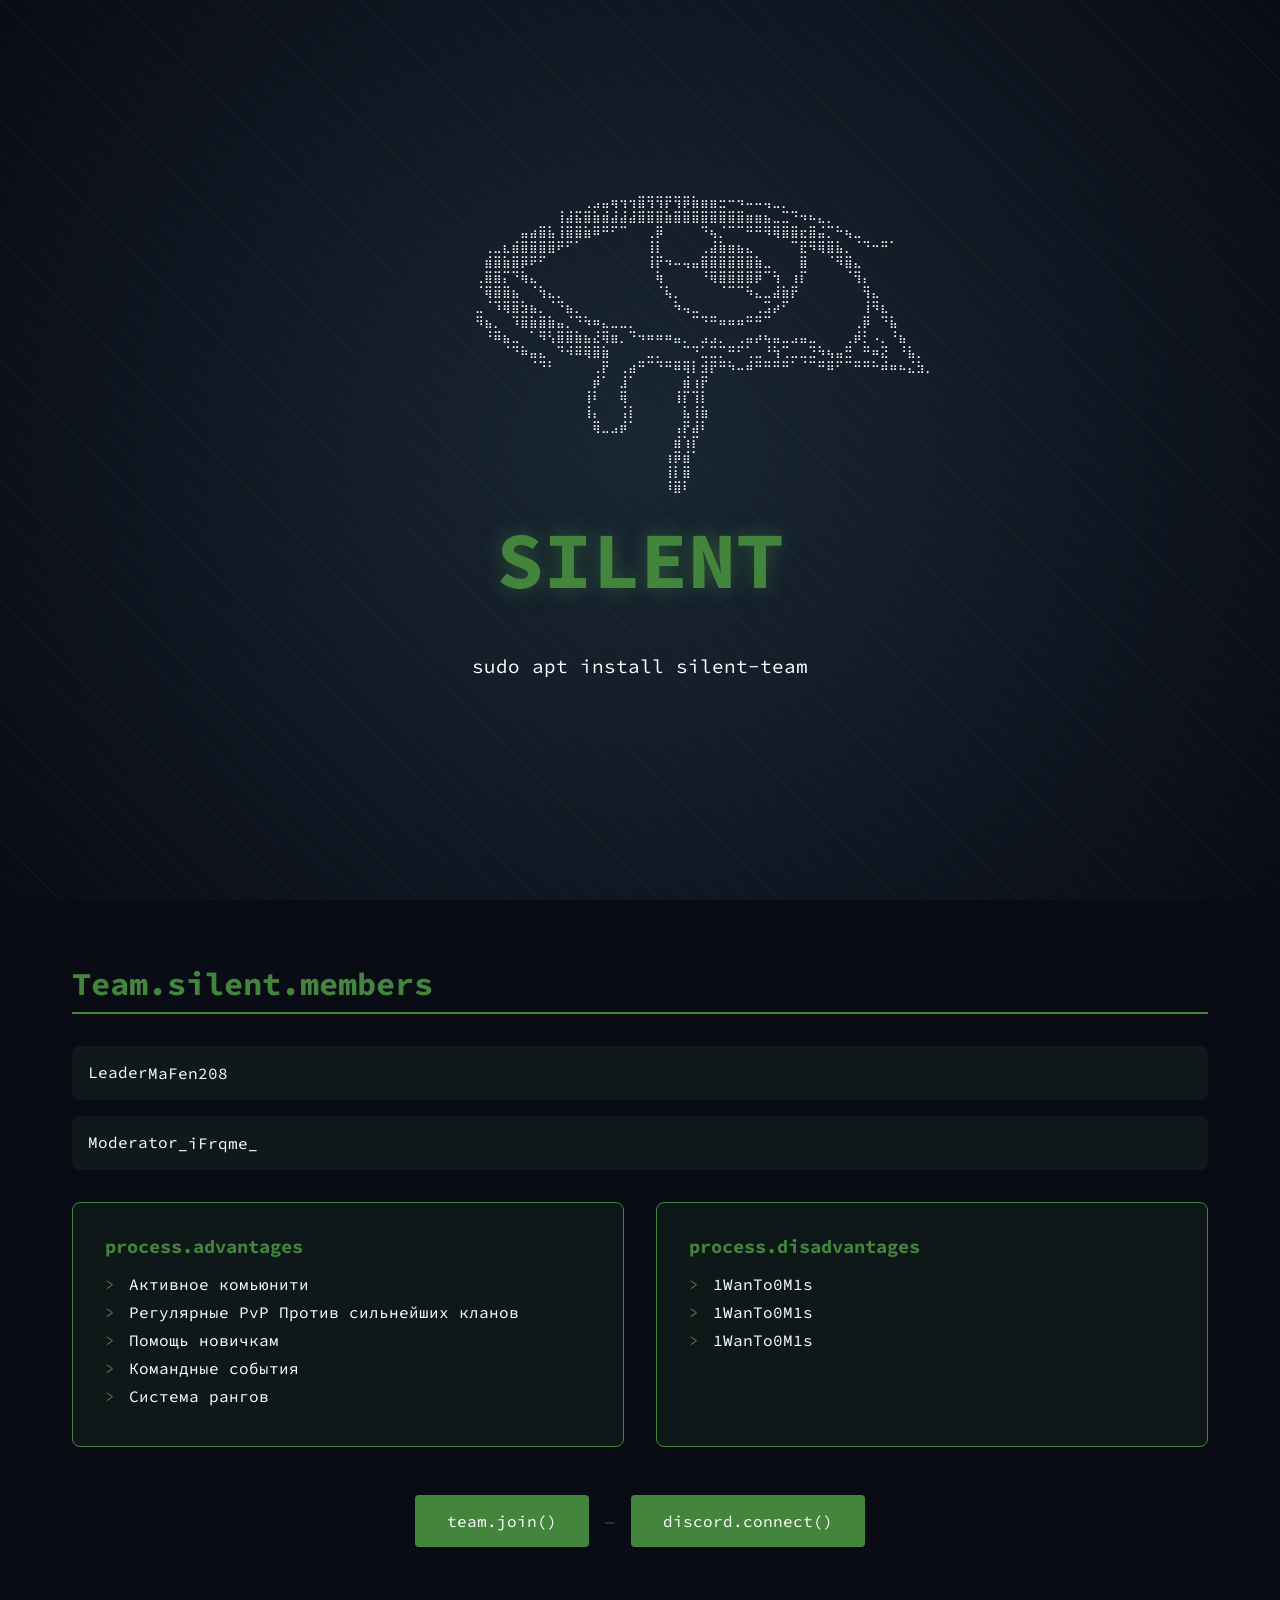
<file: index.html>
<html lang="ru">
<head>
    <meta charset="UTF-8">
    <meta name="viewport" content="width=device-width, initial-scale=1.0">
    <title>SILENT | Silent-Team</title>
    <link rel="stylesheet" href="styles.css">
    <link href="https://fonts.googleapis.com/css2?family=Source+Code+Pro:wght@400;700&display=swap" rel="stylesheet">
    <link rel="icon" type="image/x-icon" href="https://img.icons8.com/?size=80&id=FlFms6KC2Z16&format=png">
</head>
<body>
    <div class="hero">
        <pre class="ascii-art">
            ⠀⠀⠀⠀⠀⠀⠀⠀⠀⠀⠀           ⠀⢀⣠⣤⢶⢲⢲⣿⢻⢻⡟⢻⡿⣷⣶⣶⣒⠒⠲⠤⠤⢤⣀⡀⠀⠀⠀⠀⠀⠀⠀⠀⠀⠀⠀⠀⠀⠀⠀⠀⠀⠀⠀⠀
                       ⠀⠀⠀⠀⠀⠀⠀⠀⠀⢸⣼⣯⣿⣷⣾⣼⣼⣼⣿⣿⣿⣷⣿⣿⣿⣿⣿⣿⣿⣿⣶⣶⣦⣀⣉⠙⠲⠦⣄⡀⠀⠀⠀⠀⠀⠀⠀⠀⠀⠀⠀⠀⠀⠀⠀
                       ⠀⠀⠀⠀⠀⣤⣴⣿⣧⢸⣿⣿⣷⠿⠛⠋⠉⠀⠀⢀⡿⠀⠀⠀⠀⠙⢦⡈⠉⠉⠛⠛⠻⢿⣿⣿⣖⣿⣬⡉⠓⢦⣀⠀⠀⠀⠀⠀⠀⠀⠀⠀⠀⠀⠀
                       ⠀⢀⣀⣆⣾⣿⣿⣿⣿⠟⠋⠁⠀⠀⠀⠀⠀⠀⠀⢸⡇⠀⠀⠀⠀⢀⣼⣷⣶⣦⣄⠀⠀⠀⠀⠉⣟⠻⢿⣿⣧⡀⠈⠙⠒⠛⠁⠀⠀⠀⠀⠀⠀⠀⠀
                       ⠀⣾⣿⣷⣿⡿⠟⠋⠀⠀⠀⠀⠀⠀⠀⠀⠀⠀⠀⢸⡟⠲⠤⢤⣤⣿⣿⣿⣿⣿⣿⣷⣀⠀⠀⠀⣿⠀⠀⠈⠻⣿⣄⠀⠀⠀⠀⠀⠀⠀⠀⠀⠀⠀⠀
                       ⢀⣿⣿⡍⠙⢷⣄⠀⠀⠀⠀⠀⠀⠀⠀⠀⠀⠀⠀⠀⢷⠀⠀⠀⠀⠘⢿⣿⣿⣿⣿⡿⠉⢳⠀⢰⡏⠀⠀⠀⠀⠈⢻⡄⠀⠀⠀⠀⠀⠀⠀⠀⠀⠀⠀
                       ⠈⢿⣿⣿⣦⠀⠈⢳⣄⡀⠀⠀⠀⠀⠀⠀⠀⠀⠀⠀⠈⢧⡀⠀⠀⠀⠀⠈⠉⠉⠳⣄⣀⣼⣷⡟⠀⠀⠀⠀⠀⠀⠀⢻⣄⠀⠀⠀⠀⠀⠀⠀⠀⠀⠀
                       ⣀⠈⠹⢿⣿⣳⣦⡀⠈⠙⣦⡀⠀⠀⠀⠀⠀⠀⠀⠀⠀⠀⠳⢤⣀⠀⠀⠀⠀⠀⠀⢀⣩⡴⠋⠀⠀⠀⠀⠀⠀⠀⠀⢸⠻⣆⠀⠀⠀⠀⠀⠀⠀⠀⠀
                       ⠻⣦⡀⠀⠹⣿⣷⣿⣷⣤⡈⠙⠳⠶⣄⣀⣀⡀⠀⠀⠀⠀⠀⠀⠉⠙⠛⠶⠶⠶⠛⠛⠉⠀⠀⠀⠀⠀⠀⠀⠀⠀⢀⡿⠀⠙⣧⠀⠀⠀⠀⠀⠀⠀⠀
                       ⠀⠘⠿⣦⣀⠀⠁⠻⢣⣿⣿⣷⣦⣜⢿⣶⡀⠙⠲⠶⠶⠶⣤⡀⠀⣠⣠⡀⠀⢀⣤⡴⢦⣤⣀⣠⣤⣀⠀⠀⠀⢀⡾⡃⠠⡀⠘⣦⠀⠀⠀⠀⠀⠀⠀
                       ⠀⠀⠀⠈⠙⠷⣤⣄⠀⠙⠺⠿⢿⣿⣷⠀⠀⠀⠀⣀⡀⠀⠀⠉⠙⣁⣉⡉⠛⠋⢁⣀⠘⢳⢉⣀⣀⣙⠳⢦⣤⣛⠀⠛⠶⣝⠀⠘⣧⡀⠀⠀⠀⠀⠀
                       ⠀⠀⠀⠀⠀⠀⠈⠙⠃⠀⠀⠀⠀⢀⡟⠀⢀⣴⠛⠉⠙⠛⠿⢿⡇⣺⡟⠛⠳⠤⠾⠛⠛⠛⠛⠁⠈⠉⠛⠿⠋⠉⠛⠛⠓⠾⠶⠦⣌⣳⡀⠀⠀⠀⠀
                       ⠀⠀⠀⠀⠀⠀⠀⠀⠀⠀⠀⠀⠀⡾⠁⠀⣸⠁⠀⠀⠀⠀⠀⣾⢰⡟⠀⠀⠀⠀⠀⠀⠀⠀⠀⠀⠀⠀⠀⠀⠀⠀⠀⠀⠀⠀⠀⠀⠀⠀⠀⠀⠀⠀⠀
                       ⠀⠀⠀⠀⠀⠀⠀⠀⠀⠀⠀⠀⢸⠇⠀⠀⢿⠀⠀⠀⠀⠀⢸⡏⢹⡇⠀⠀⠀⠀⠀⠀⠀⠀⠀⠀⠀⠀⠀⠀⠀⠀⠀⠀⠀⠀⠀⠀⠀⠀⠀⠀⠀⠀⠀
            ⠀⠀⠀⠀⠀⠀⠀⠀⠀⠀⠀           ⠀⢸⡄⠀⠀⢨⡇⠀⠀⠀⠀⠀⣧⢸⣷⠀⠀⠀⠀⠀⠀⠀⠀⠀⠀⠀⠀⠀⠀⠀⠀⠀⠀⠀⠀⠀⠀⠀⠀⠀⠀⠀⠀⠀
                       ⠀⠀⠀⠀⠀⠀⠀⠀⠀⠀⠀⠀⠀⢿⣀⣠⡾⠁⠀⠀⠀⠀⢠⡟⣼⠇⠀⠀⠀⠀⠀⠀⠀⠀⠀⠀⠀⠀⠀⠀⠀⠀⠀⠀⠀⠀⠀⠀⠀⠀⠀⠀⠀⠀⠀
                       ⠀⠀⠀⠀⠀⠀⠀⠀⠀⠀⠀⠀⠀⠀⠀⠀⠀⠀⠀⠀⠀⠀⣾⢱⡏⠀⠀⠀⠀⠀⠀⠀⠀⠀⠀⠀⠀⠀⠀⠀⠀⠀⠀⠀⠀⠀⠀⠀⠀⠀⠀⠀⠀⠀⠀
                       ⠀⠀⠀⠀⠀⠀⠀⠀⠀⠀⠀⠀⠀⠀⠀⠀⠀⠀⠀⠀⠀⢰⡿⣾⠁⠀⠀⠀⠀⠀⠀⠀⠀⠀⠀⠀⠀⠀⠀⠀⠀⠀⠀⠀⠀⠀⠀⠀⠀⠀⠀⠀⠀⠀⠀
                       ⠀⠀⠀⠀⠀⠀⠀⠀⠀⠀⠀⠀⠀⠀⠀⠀⠀⠀⠀⠀⠀⢸⡇⣿⠀⠀⠀⠀⠀⠀⠀⠀⠀⠀⠀⠀⠀⠀⠀⠀⠀⠀⠀⠀⠀⠀⠀⠀⠀⠀⠀⠀⠀⠀⠀
                       ⠀⠀⠀⠀⠀⠀⠀⠀⠀⠀⠀⠀⠀⠀⠀⠀⠀⠀⠀⠀⠀⠸⣿⠇⠀⠀⠀⠀⠀⠀⠀⠀⠀⠀⠀⠀⠀⠀⠀⠀⠀⠀⠀⠀⠀⠀⠀⠀⠀⠀⠀⠀⠀⠀⠀
        <h1 class="logo">SILENT</h1>
        <p class="slogan">sudo apt install silent-team</p>
    </div>
    <main class="content">
        <section>
            <h2 class="section-title">Team.silent.members</h2>
            <div class="team-members">
                <div class="team-member">
                    <span class="role">Leaderㅤ</span>
                    <span class="name">MaFen208</span>
                </div>
                <div class="team-member">
                    <span class="role">Moderatorㅤ</span>
                    <span class="name"> _iFrqme_</span>
                </div>
            </div>
        </section>

        <section class="cards">
            <div class="card">
                <h3>process.advantages</h3>
                <ul>
                    <li>Активное комьюнити</li>
                    <li>Регулярные PvP Против сильнейших кланов</li>
                    <li>Помощь новичкам</li>
                    <li>Командные события</li>
                    <li>Система рангов</li>
                </ul>
            </div>

            <div class="card">
                <h3>process.disadvantages</h3>
                <ul>
                    <li>1WanTo0M1s</li>
                    <li>1WanTo0M1s</li>
                    <li>1WanTo0M1s</li>
                </ul>
            </div>
        </section>

        <div class="actions">
            <a href="ClanAdd.html" class="btn">team.join()</a>
            <span class="separator">—</span>
            <a href="#" class="btn">discord.connect()</a>
        </div>

    <script>
        const cards = document.querySelectorAll('.card');
        const observer = new IntersectionObserver(
            (entries) => {
                entries.forEach(entry => {
                    if (entry.isIntersecting) {
                        entry.target.style.animation = 'fadeInUp 0.8s forwards';
                    }
                });
            },
            { threshold: 0.1 }
        );

        cards.forEach(card => observer.observe(card));
    </script>
</body>
</html>
</file>
<file: styles.css>
:root {
    --node-green: #43853d;
    --node-dark: #333;
    --node-black: #090c15;
    --node-white: #ffffff;
    --node-gray: #666;
  }
  
  * {
    margin: 0;
    padding: 0;
    box-sizing: border-box;
    font-family: 'Source Code Pro', monospace;
  }
  
  body {
    background: var(--node-black);
    color: var(--node-white);
    overflow-x: hidden;
  }
  
  .ascii-art {
    font-family: monospace;
    white-space: pre;
    display: block;
    line-height: 1.2.1;
    font-size: 12px;
    color: #ffffff;
    margin: 0;
    padding: 0;
}

.actions {
    display: flex;
    align-items: center;
    gap: 12px;
}

.separator {
    color: #444;
    font-weight: 500;
}

.hero {
    background-color: #000000;
    padding: 20px;
    text-align: center;
}

.logo {
    font-family: 'Source Code Pro', monospace;
    color: #ffffff;
    font-size: 48px;
    margin: 0;
    padding: 0;
}

  .hero {
    height: 100vh;
    display: flex;
    align-items: center;
    justify-content: center;
    flex-direction: column;
    position: relative;
    background: radial-gradient(circle at center, #1a2634 0%, var(--node-black) 100%);
  }
  
  .hero::before {
    content: '';
    position: absolute;
    width: 100%;
    height: 100%;
    background: linear-gradient(45deg, transparent 49%, var(--node-green) 49%, var(--node-green) 51%, transparent 51%);
    background-size: 30px 30px;
    opacity: 0.1;
    animation: gridMove 20s linear infinite;
  }
  
  .logo {
    font-size: 5rem;
    font-weight: 700;
    color: var(--node-green);
    text-shadow: 0 0 20px rgba(67, 133, 61, 0.5);
    animation: pulse 2s infinite;
  }
  
  .slogan {
    font-size: 1.2rem;
    margin-top: 1rem;
    opacity: 0;
    transform: translateY(20px);
    animation: fadeInUp 0.8s forwards 0.5s;
  }
  
  .content {
    max-width: 1200px;
    margin: 0 auto;
    padding: 4rem 2rem;
  }
  
  .section-title {
    font-size: 2rem;
    color: var(--node-green);
    margin-bottom: 2rem;
    border-bottom: 2px solid var(--node-green);
    padding-bottom: 0.5rem;
  }
  
  .cards {
    display: grid;
    grid-template-columns: repeat(auto-fit, minmax(300px, 1fr));
    gap: 2rem;
    margin: 2rem 0;
  }
  
  .card {
    background: rgba(67, 133, 61, 0.1);
    border: 1px solid var(--node-green);
    border-radius: 8px;
    padding: 2rem;
    transition: transform 0.3s ease, box-shadow 0.3s ease;
    opacity: 0;
    transform: translateY(30px);
    animation: fadeInUp 0.8s forwards;
  }
  
  .card:hover {
    transform: translateY(-10px);
    box-shadow: 0 10px 20px rgba(67, 133, 61, 0.2);
  }
  
  .card h3 {
    color: var(--node-green);
    margin-bottom: 1rem;
  }
  
  .card ul {
    list-style: none;
  }
  
  .card li {
    margin: 0.5rem 0;
    padding-left: 1.5rem;
    position: relative;
  }
  
  .card li::before {
    content: '>';
    color: var(--node-green);
    position: absolute;
    left: 0;
  }
  
  .team-member {
    display: flex;
    align-items: center;
    margin: 1rem 0;
    padding: 1rem;
    background: rgba(67, 133, 61, 0.1);
    border-radius: 8px;
    transition: transform 0.3s ease;
  }
  
  .team-member:hover {
    transform: translateX(10px);
  }
  
  .actions {
    display: flex;
    gap: 1rem;
    justify-content: center;
    margin-top: 3rem;
  }
  
  .btn {
    padding: 1rem 2rem;
    background: var(--node-green);
    color: var(--node-white);
    border: none;
    border-radius: 4px;
    font-size: 1rem;
    cursor: pointer;
    transition: all 0.3s ease;
    text-decoration: none;
    position: relative;
    overflow: hidden;
  }
  
  .btn::before {
    content: '';
    position: absolute;
    top: 0;
    left: -100%;
    width: 100%;
    height: 100%;
    background: linear-gradient(90deg, transparent, rgba(255,255,255,0.2), transparent);
    transition: 0.5s;
  }
  
  .btn:hover::before {
    left: 100%;
  }
  
  @keyframes pulse {
    0% { transform: scale(1); }
    50% { transform: scale(1.05); }
    100% { transform: scale(1); }
  }
  
  @keyframes fadeInUp {
    to {
      opacity: 1;
      transform: translateY(0);
    }
  }
  
  @keyframes gridMove {
    0% { background-position: 0 0; }
    100% { background-position: 30px 30px; }
  }
  
  @media (max-width: 768px) {
    .logo {
      font-size: 3rem;
    }
    
    .actions {
      flex-direction: column;
    }
  }
</file>
